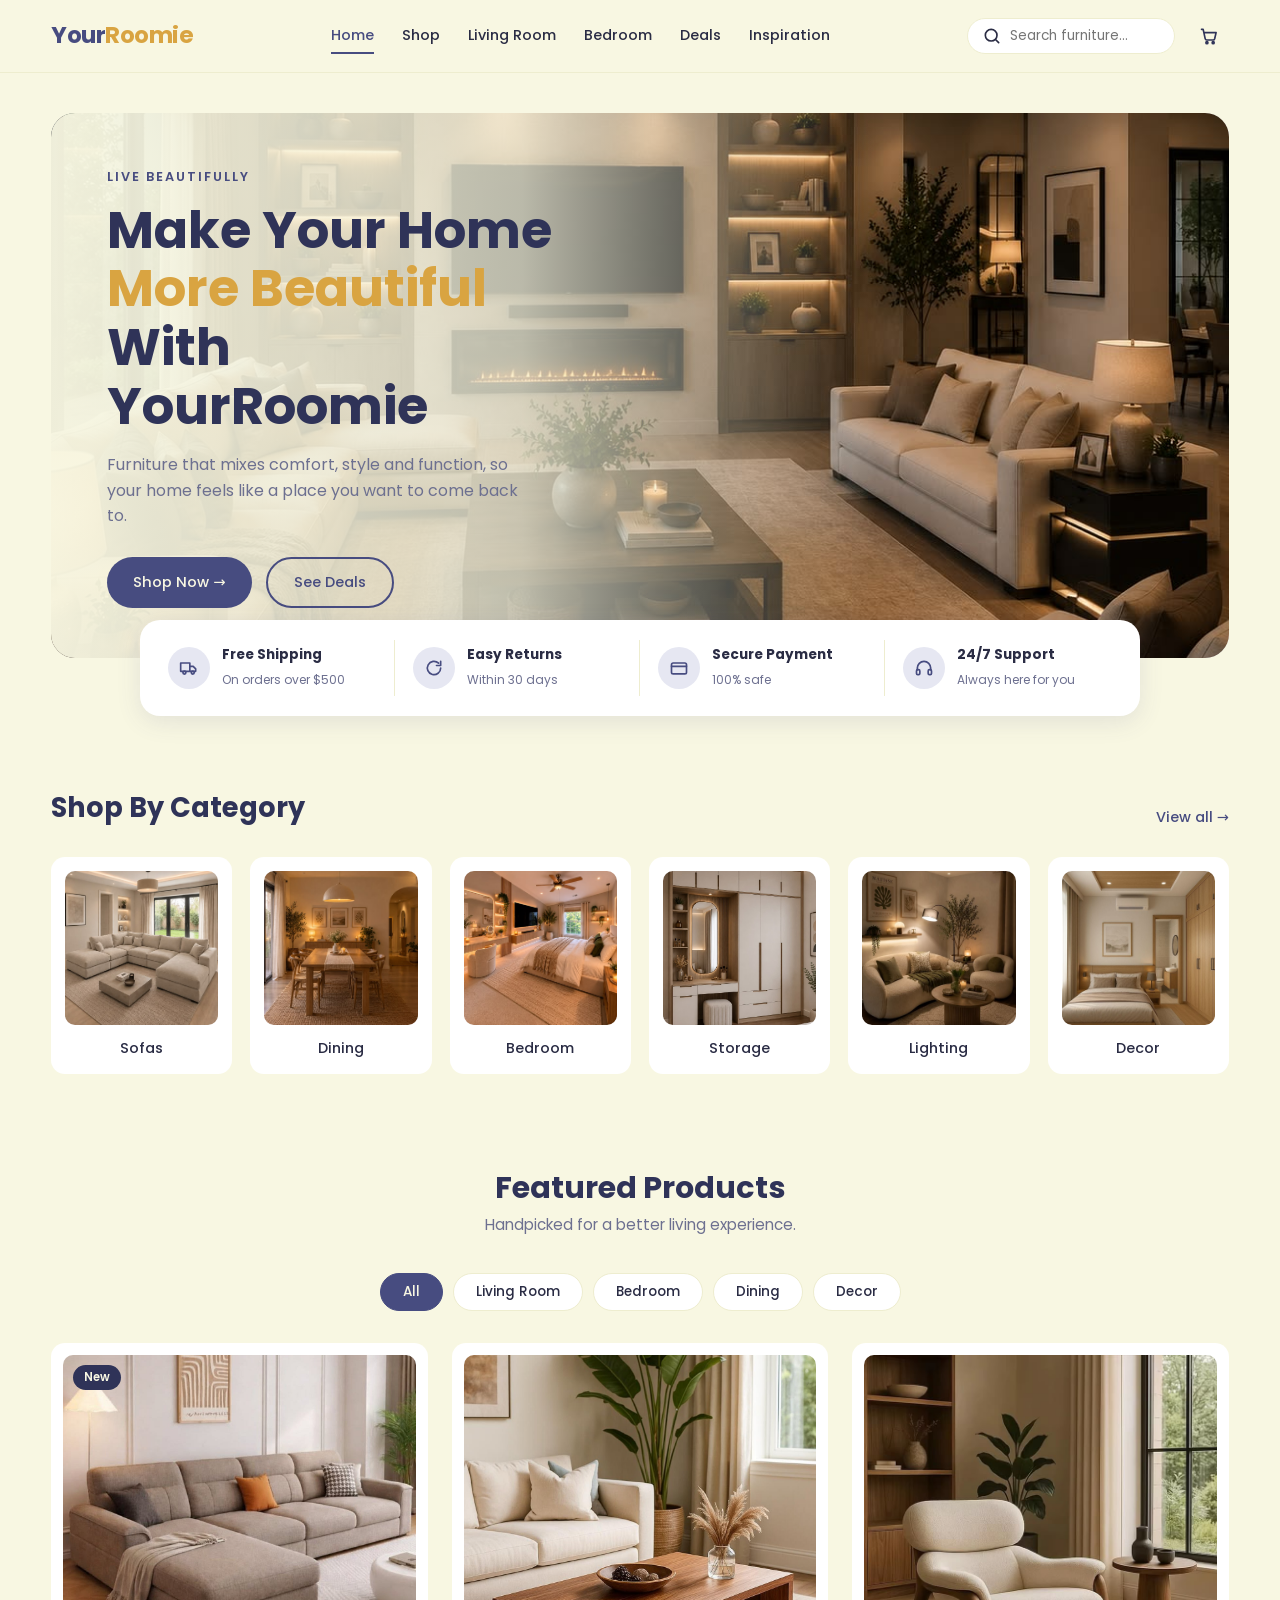
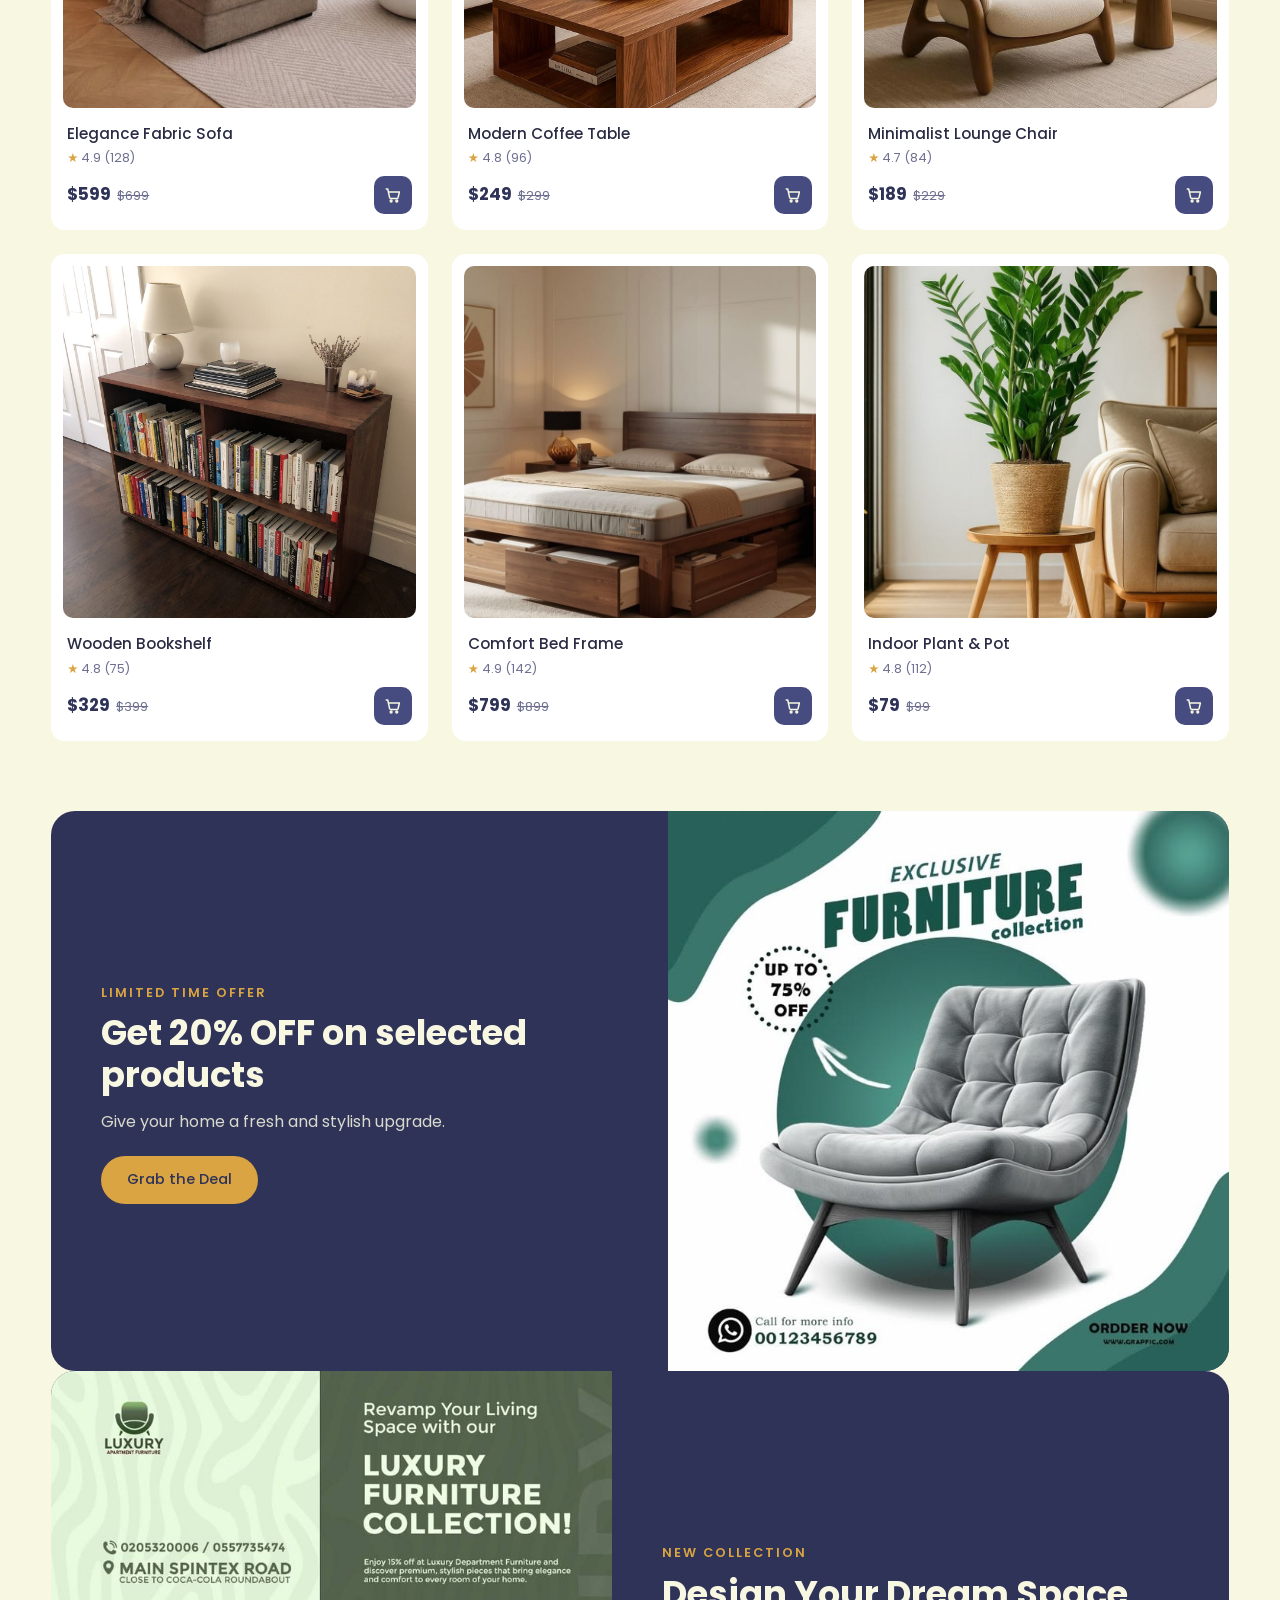
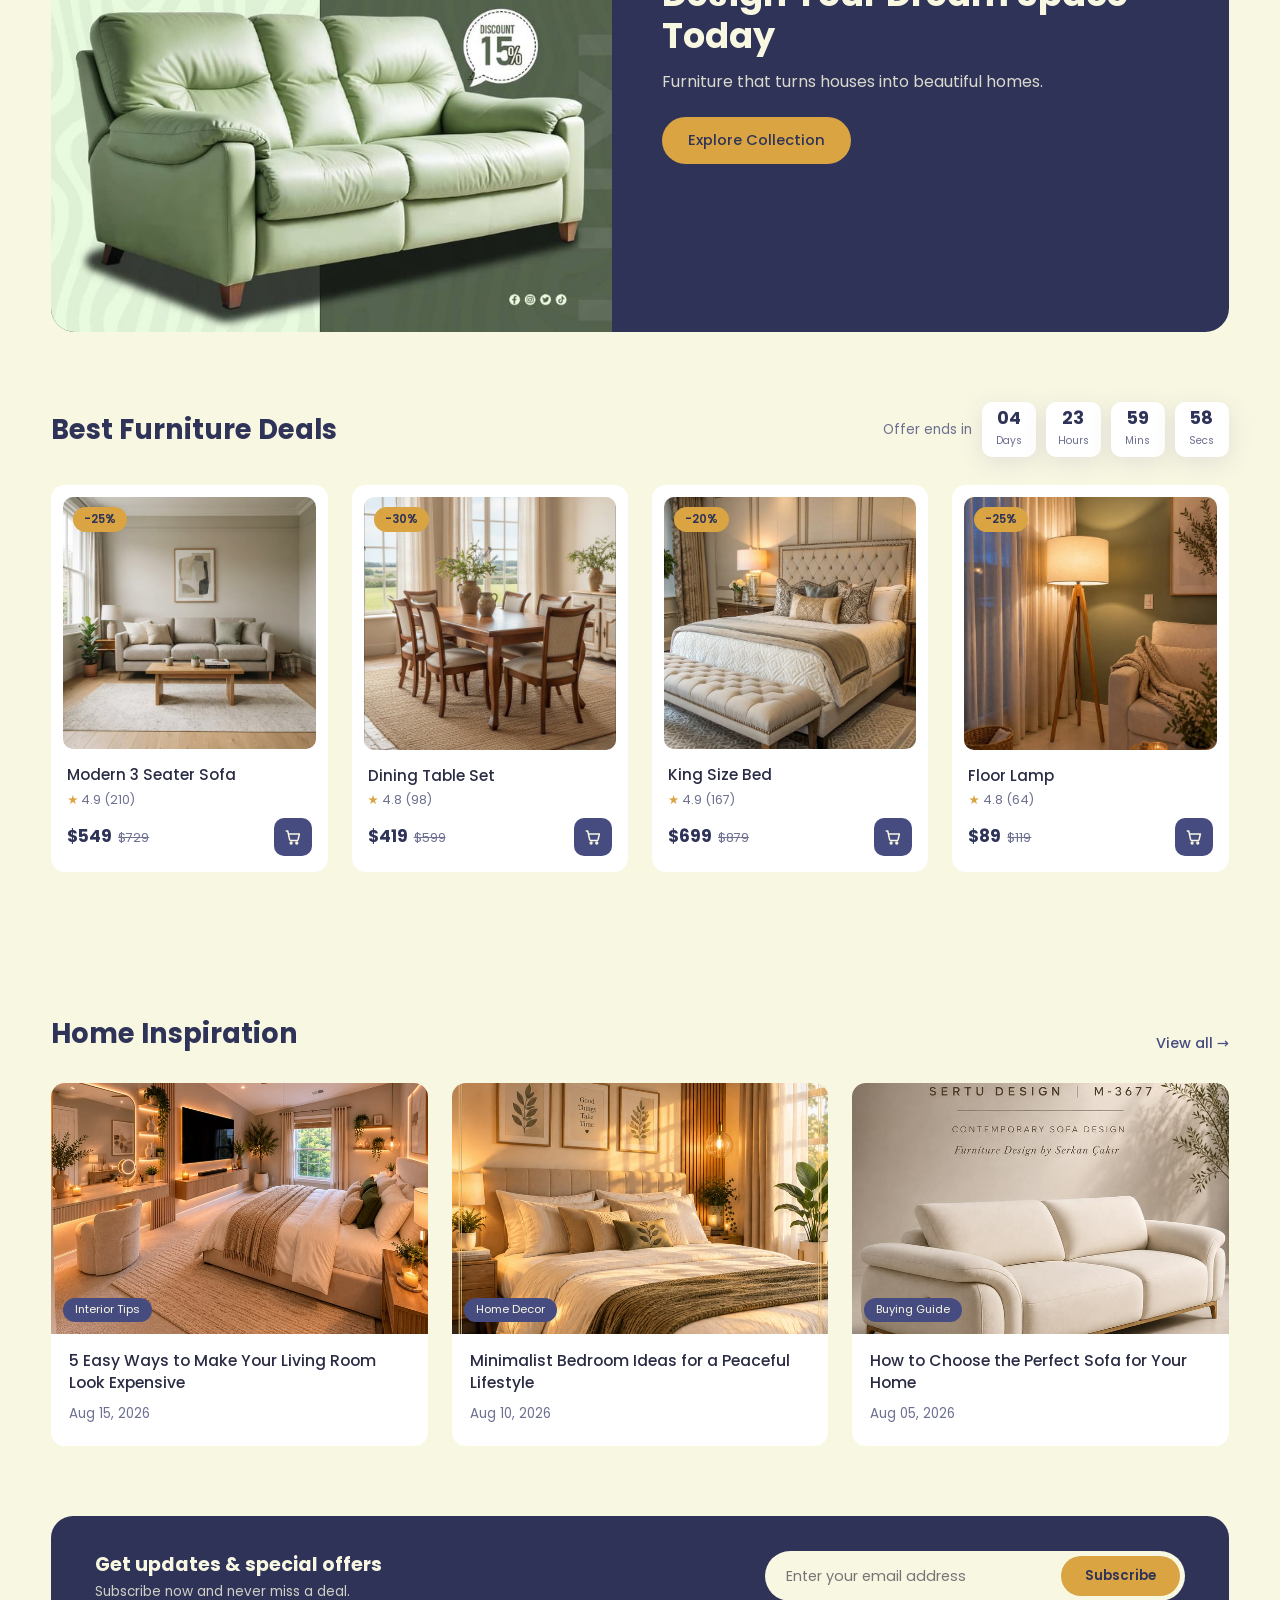
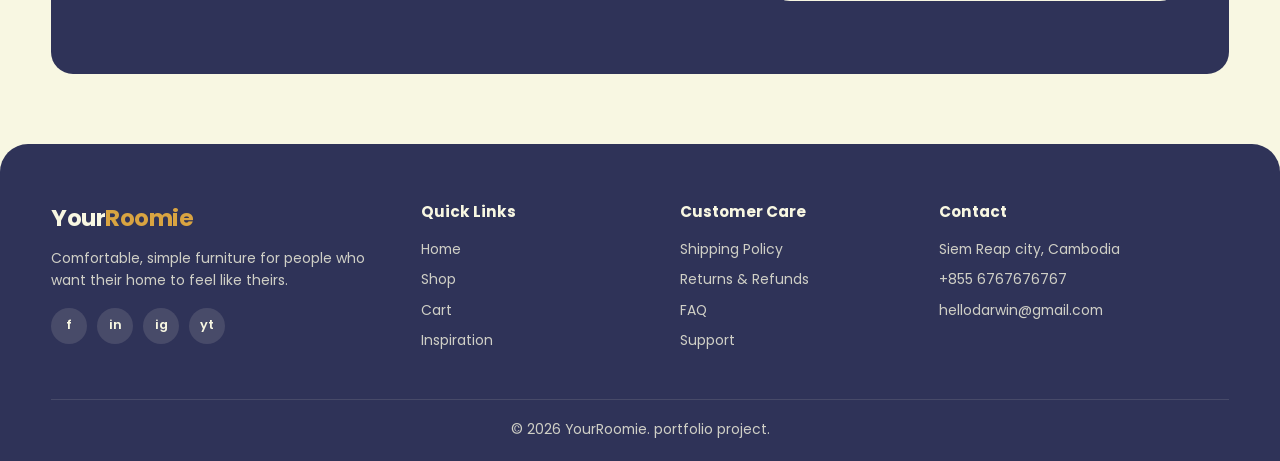
<file: index.html>
<!DOCTYPE html>
<html lang="en">
<head>
  <meta charset="UTF-8">
  <meta name="viewport" content="width=device-width, initial-scale=1.0">
  <title>YourRoomie | Make Your Home More Beautiful</title>
  <meta name="description" content="YourRoomie - comfortable, simple furniture for your home.">
  <link rel="preconnect" href="https://fonts.googleapis.com">
  <link rel="preconnect" href="https://fonts.gstatic.com" crossorigin>
  <link href="https://fonts.googleapis.com/css2?family=Poppins:wght@400;500;600;700&display=swap" rel="stylesheet">
  <link rel="stylesheet" href="css/style.css">
</head>
<body data-page="home">

  <header class="site-header" id="site-header"></header>

  <main>
    <!-- Hero -->
    <section class="hero" id="home">
      <div class="container">
        <div class="hero-wrap">
          <img src="assets/images/hero.jpg" alt="Bright living room with a sofa and plants">
          <div class="hero-text">
            <span class="eyebrow">Live beautifully</span>
            <h1>Make Your Home <em>More Beautiful</em> With YourRoomie</h1>
            <p>Furniture that mixes comfort, style and function, so your home feels like a place you want to come back to.</p>
            <div class="hero-btns">
              <a href="shop.html" class="btn btn-primary">Shop Now &rarr;</a>
              <a href="#deals" class="btn btn-outline">See Deals</a>
            </div>
          </div>
        </div>
        <div class="perks">
          <div class="perk"><span class="ic" id="ic1"></span><div><strong>Free Shipping</strong><small>On orders over $500</small></div></div>
          <div class="perk"><span class="ic" id="ic2"></span><div><strong>Easy Returns</strong><small>Within 30 days</small></div></div>
          <div class="perk"><span class="ic" id="ic3"></span><div><strong>Secure Payment</strong><small>100% safe</small></div></div>
          <div class="perk"><span class="ic" id="ic4"></span><div><strong>24/7 Support</strong><small>Always here for you</small></div></div>
        </div>
      </div>
    </section>

    <!-- Categories -->
    <section class="section reveal">
      <div class="container">
        <div class="row-head"><h2>Shop By Category</h2><a href="shop.html">View all &rarr;</a></div>
        <div class="cat-grid">
          <a class="cat-card" href="shop.html?q=sofa"><img src="assets/images/cat-sofas.jpg" alt="Sofas"><span>Sofas</span></a>
          <a class="cat-card" href="shop.html?cat=Dining"><img src="assets/images/cat-dining.jpg" alt="Dining"><span>Dining</span></a>
          <a class="cat-card" href="shop.html?cat=Bedroom"><img src="assets/images/cat-bedroom.jpg" alt="Bedroom"><span>Bedroom</span></a>
          <a class="cat-card" href="shop.html?q=storage"><img src="assets/images/cat-storage.jpg" alt="Storage"><span>Storage</span></a>
          <a class="cat-card" href="shop.html?q=lamp"><img src="assets/images/cat-lighting.jpg" alt="Lighting"><span>Lighting</span></a>
          <a class="cat-card" href="shop.html?cat=Decor"><img src="assets/images/cat-decor.jpg" alt="Decor"><span>Decor</span></a>
        </div>
      </div>
    </section>

    <!-- Featured -->
    <section class="section reveal" id="featured" style="padding-top:20px">
      <div class="container">
        <div class="section-head">
          <h2>Featured Products</h2>
          <p>Handpicked for a better living experience.</p>
        </div>
        <div class="tabs" id="featuredTabs">
          <button class="tab active" data-cat="All">All</button>
          <button class="tab" data-cat="Living Room">Living Room</button>
          <button class="tab" data-cat="Bedroom">Bedroom</button>
          <button class="tab" data-cat="Dining">Dining</button>
          <button class="tab" data-cat="Decor">Decor</button>
        </div>
        <div class="product-grid" id="featuredGrid"></div>
      </div>
    </section>

    <!-- Offer banner -->
    <section class="reveal">
      <div class="container">
        <div class="promo">
          <div class="promo-text">
            <span class="eyebrow">Limited time offer</span>
            <h2>Get 20% OFF on selected products</h2>
            <p>Give your home a fresh and stylish upgrade.</p>
            <a href="shop.html" class="btn btn-accent">Grab the Deal</a>
          </div>
          <div class="promo-img"><img src="assets/images/banner-offer.jpg" alt="Yellow armchair"></div>
        </div>
      </div>
    </section>

    <!-- Why choose us -->
    <!-- <section class="section reveal">
      <div class="container">
        <div class="section-head">
          <h2>Why Choose YourRoomie</h2>
          <p>More than furniture. We help you live better.</p>
        </div>
        <div class="why-grid">
          <div class="why-card"><div class="ic" id="w1"></div><h3>Premium Quality</h3><p>Built to last with solid, carefully chosen materials.</p></div>
          <div class="why-card"><div class="ic" id="w2"></div><h3>Modern Designs</h3><p>Trendy styles that fit every kind of space.</p></div>
          <div class="why-card"><div class="ic" id="w3"></div><h3>Affordable Price</h3><p>Good-looking furniture that respects your budget.</p></div>
          <div class="why-card"><div class="ic" id="w4"></div><h3>Customer First</h3><p>Your happiness is our priority, always.</p></div>
        </div>
      </div>
    </section> -->

    <!-- Design banner -->
    <section class="reveal">
      <div class="container">
        <div class="promo reverse">
          <div class="promo-img"><img src="assets/images/banner-design.jpg" alt="Dining room"></div>
          <div class="promo-text">
            <span class="eyebrow">New collection</span>
            <h2>Design Your Dream Space Today</h2>
            <p>Furniture that turns houses into beautiful homes.</p>
            <a href="shop.html" class="btn btn-accent">Explore Collection</a>
          </div>
        </div>
      </div>
    </section>

    <!-- Deals -->
    <section class="section reveal" id="deals">
      <div class="container">
        <div class="deal-head">
          <h2>Best Furniture Deals</h2>
          <div class="countdown">
            Offer ends in
            <div class="time-box"><b id="cd-d">00</b><small>Days</small></div>
            <div class="time-box"><b id="cd-h">00</b><small>Hours</small></div>
            <div class="time-box"><b id="cd-m">00</b><small>Mins</small></div>
            <div class="time-box"><b id="cd-s">00</b><small>Secs</small></div>
          </div>
        </div>
        <div class="product-grid four" id="dealsGrid"></div>
      </div>
    </section>

    <!-- Testimonials -->
    <!-- <section class="reveal">
      <div class="container">
        <div class="testimonials">
          <div class="section-head" style="margin-bottom:0">
            <h2>What Our Customers Say</h2>
            <p>Trusted by happy homeowners.</p>
          </div>
          <div class="t-slider" id="tSliderWrap">
            <button class="t-nav prev" id="tPrev" aria-label="Previous">&#8249;</button>
            <div id="tSlider"></div>
            <button class="t-nav next" id="tNext" aria-label="Next">&#8250;</button>
          </div>
        </div>
      </div>
    </section> -->

    <!-- Inspiration -->
    <section class="section reveal" id="inspiration">
      <div class="container">
        <div class="row-head"><h2>Home Inspiration</h2><a href="#">View all &rarr;</a></div>
        <div class="blog-grid" id="blogGrid"></div>
      </div>
    </section>

    <!-- Newsletter -->
    <section class="reveal">
      <div class="container">
        <div class="newsletter">
          <div>
            <h3>Get updates &amp; special offers</h3>
            <p>Subscribe now and never miss a deal.</p>
          </div>
          <form class="news-form" id="newsForm" novalidate>
            <input type="email" id="newsEmail" placeholder="Enter your email address" aria-label="Email">
            <button type="submit">Subscribe</button>
          </form>
          <p class="form-msg" id="newsMsg"></p>
        </div>
      </div>
    </section>
  </main>

  <footer class="site-footer" id="site-footer"></footer>

  <script src="js/data.js"></script>
  <script src="js/main.js"></script>
  <script>
    // small icons for the perks bar and the "why choose us" cards
    const put = (id, name) => { document.getElementById(id).innerHTML = icons[name]; };
    put("ic1", "truck"); put("ic2", "refresh"); put("ic3", "card"); put("ic4", "support");
    put("w1", "star"); put("w2", "sofa"); put("w3", "tag"); put("w4", "heart");
  </script>
</body>
</html>
</file>
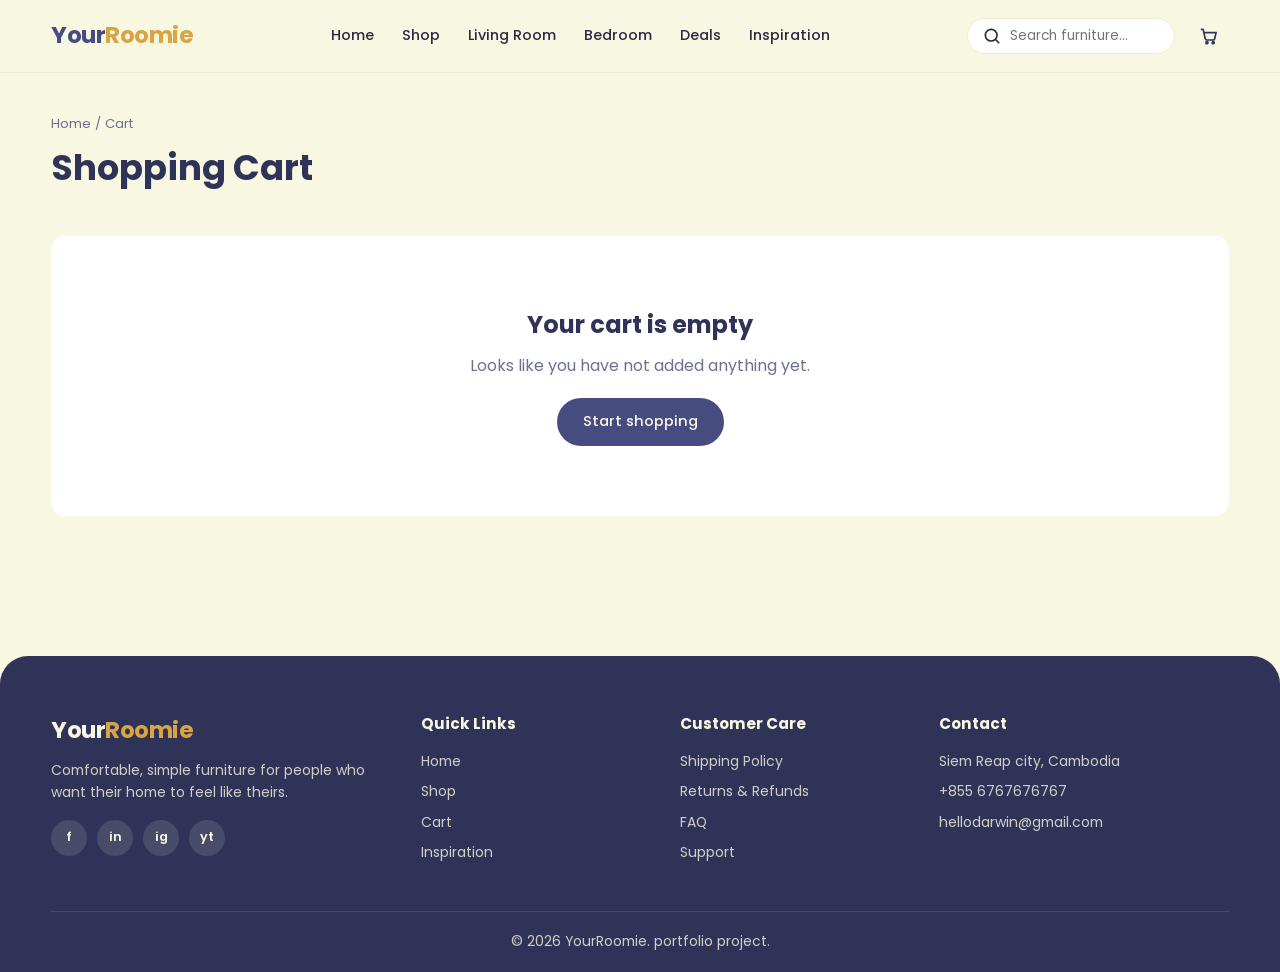
<file: cart.html>
<!DOCTYPE html>
<html lang="en">
<head>
  <meta charset="UTF-8">
  <meta name="viewport" content="width=device-width, initial-scale=1.0">
  <title>Your Cart | YourRoomie</title>
  <link rel="preconnect" href="https://fonts.googleapis.com">
  <link rel="preconnect" href="https://fonts.gstatic.com" crossorigin>
  <link href="https://fonts.googleapis.com/css2?family=Poppins:wght@400;500;600;700&display=swap" rel="stylesheet">
  <link rel="stylesheet" href="css/style.css">
</head>
<body data-page="cart">

  <header class="site-header" id="site-header"></header>

  <main>
    <section class="page-banner">
      <div class="container">
        <p class="crumbs"><a href="index.html">Home</a> / Cart</p>
        <h1>Shopping Cart</h1>
      </div>
    </section>

    <section class="section" style="padding-top:30px">
      <div class="container">
        <div id="cartWrap"></div>
      </div>
    </section>
  </main>

  <footer class="site-footer" id="site-footer"></footer>

  <script src="js/data.js"></script>
  <script src="js/main.js"></script>
</body>
</html>
</file>
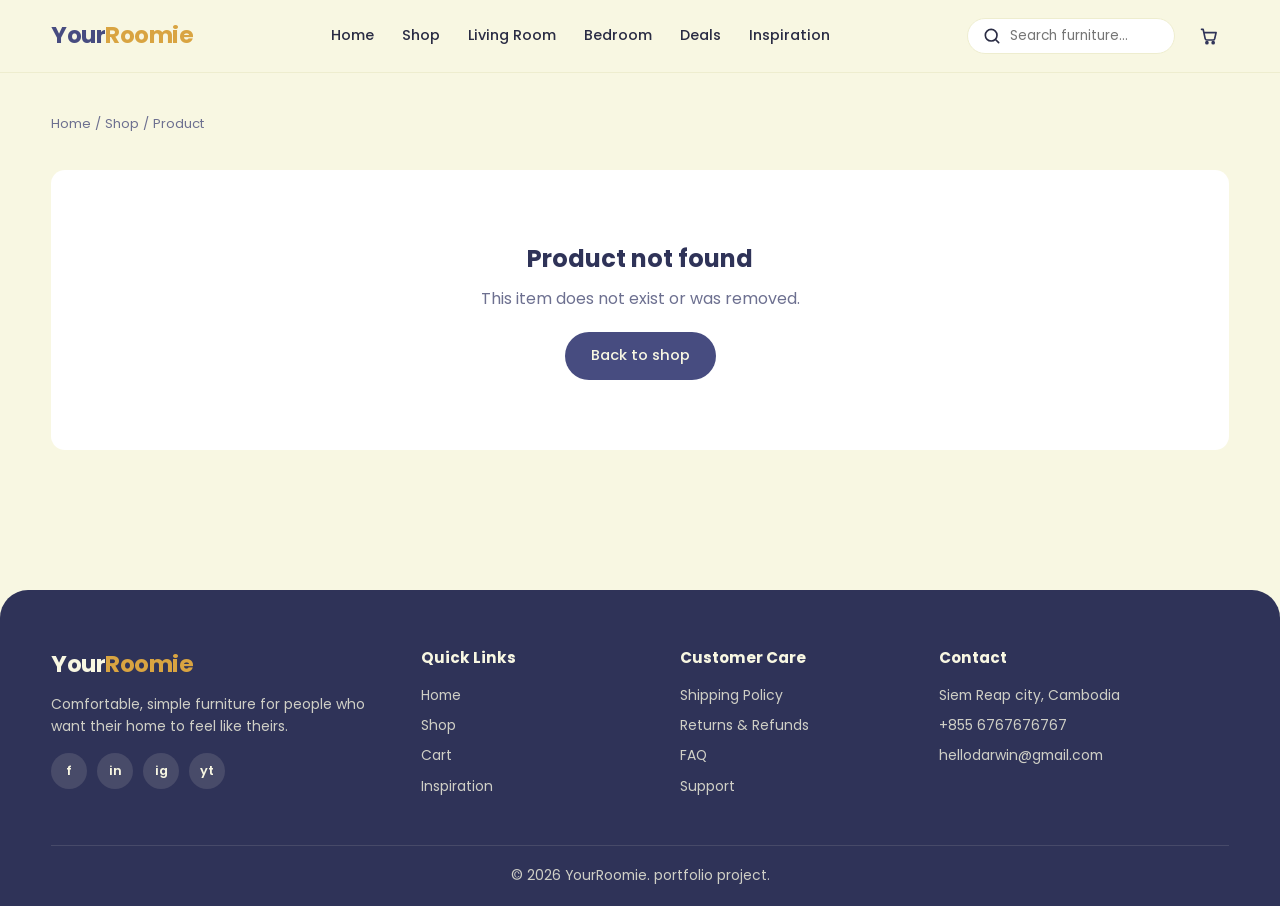
<file: product.html>
<!DOCTYPE html>
<html lang="en">
<head>
  <meta charset="UTF-8">
  <meta name="viewport" content="width=device-width, initial-scale=1.0">
  <title>Product | YourRoomie</title>
  <link rel="preconnect" href="https://fonts.googleapis.com">
  <link rel="preconnect" href="https://fonts.gstatic.com" crossorigin>
  <link href="https://fonts.googleapis.com/css2?family=Poppins:wght@400;500;600;700&display=swap" rel="stylesheet">
  <link rel="stylesheet" href="css/style.css">
</head>
<body data-page="product">

  <header class="site-header" id="site-header"></header>

  <main>
    <section class="page-banner">
      <div class="container">
        <p class="crumbs"><a href="index.html">Home</a> / <a href="shop.html">Shop</a> / <span id="crumbName">Product</span></p>
      </div>
    </section>

    <section class="section" style="padding-top:20px">
      <div class="container">
        <div class="detail" id="productDetail"></div>

        <div class="related" id="relatedSection">
          <div class="row-head"><h2>You may also like</h2><a href="shop.html">View all &rarr;</a></div>
          <div class="product-grid four" id="relatedGrid"></div>
        </div>
      </div>
    </section>
  </main>

  <footer class="site-footer" id="site-footer"></footer>

  <script src="js/data.js"></script>
  <script src="js/main.js"></script>
</body>
</html>
</file>
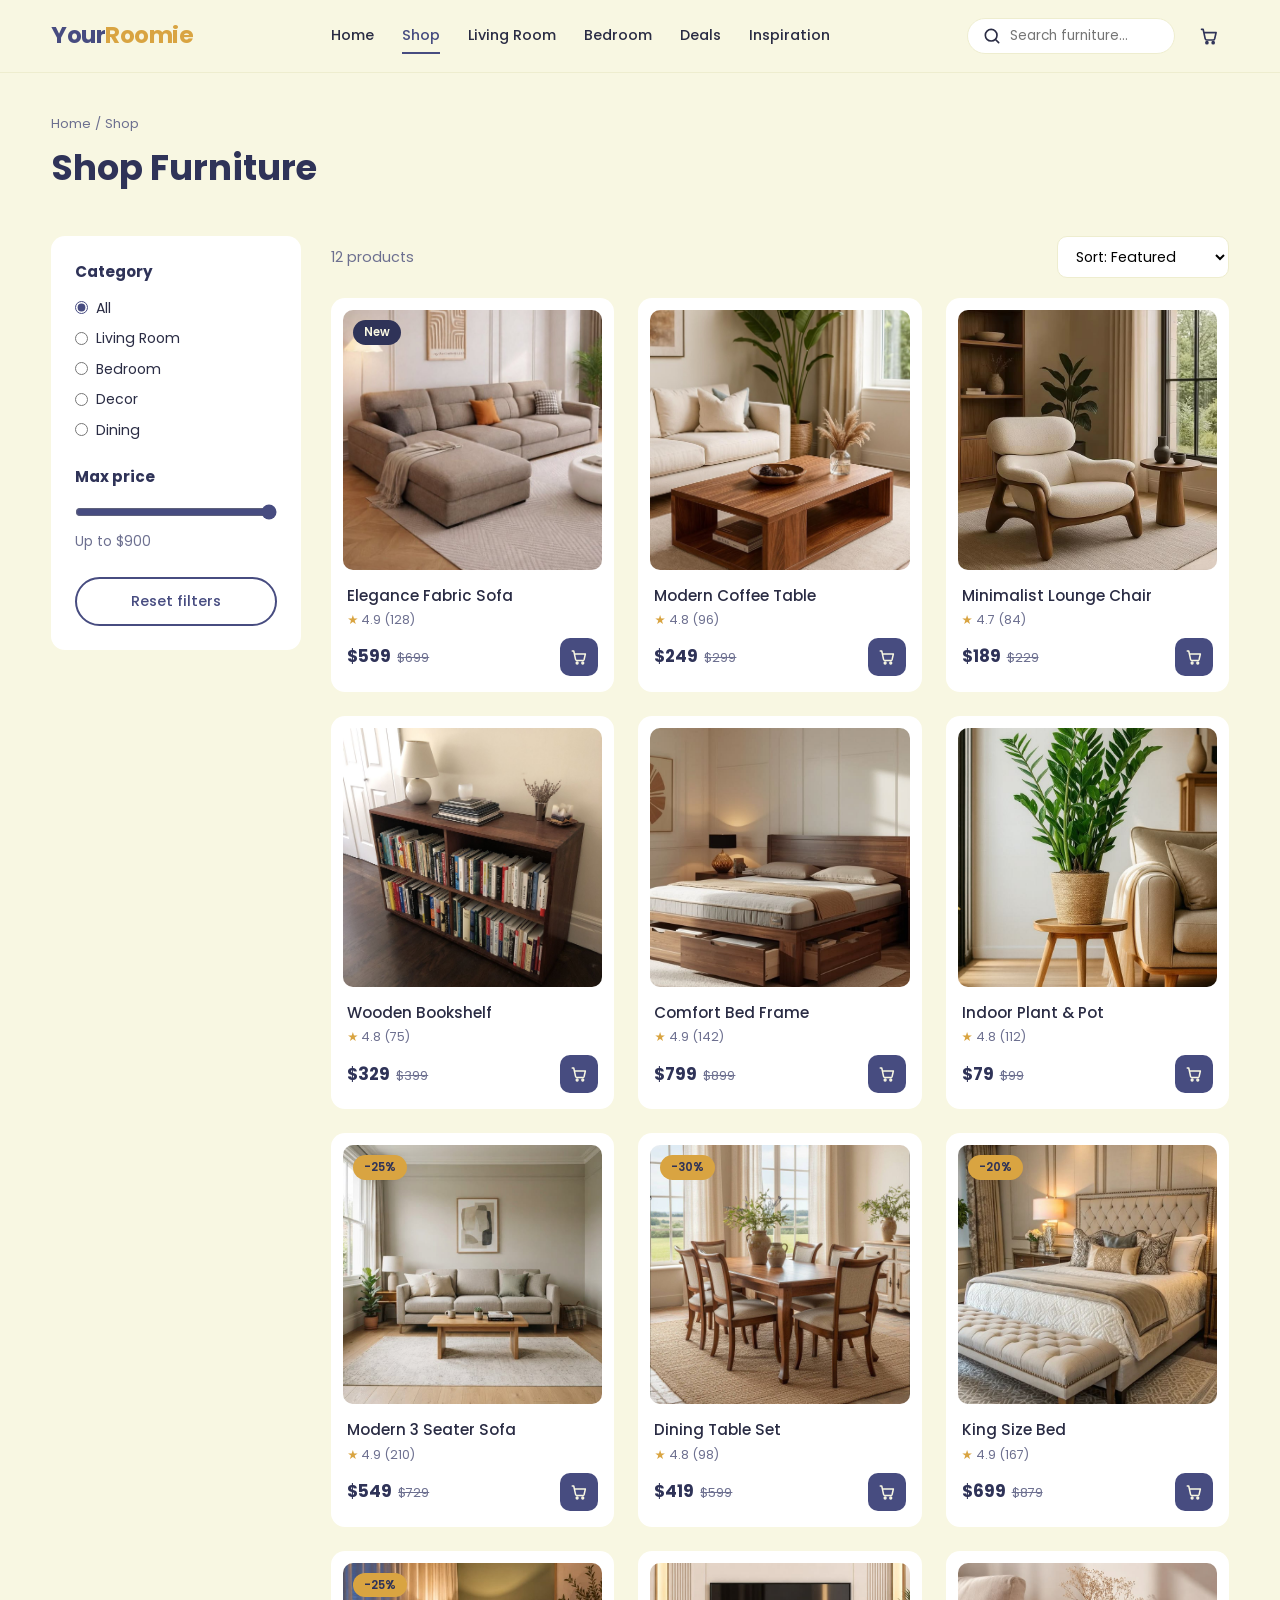
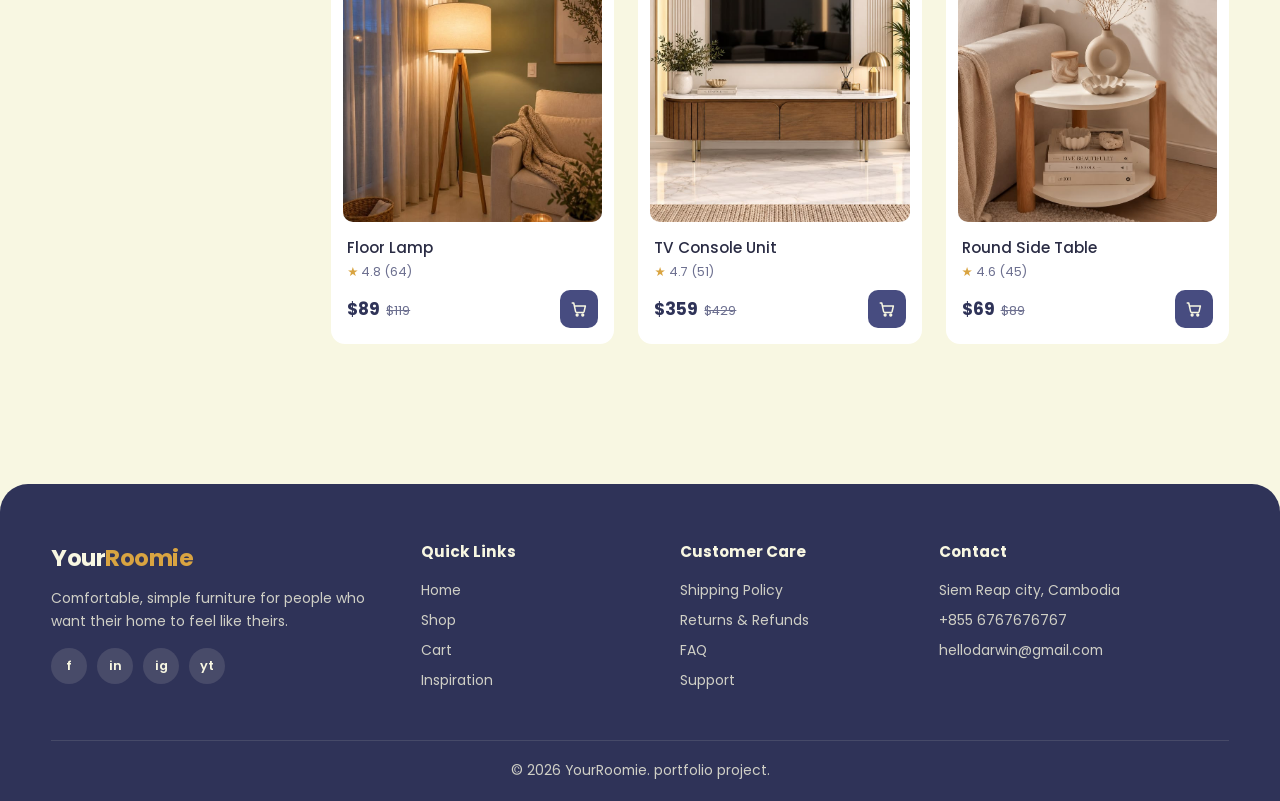
<file: shop.html>
<!DOCTYPE html>
<html lang="en">
<head>
  <meta charset="UTF-8">
  <meta name="viewport" content="width=device-width, initial-scale=1.0">
  <title>Shop | YourRoomie</title>
  <link rel="preconnect" href="https://fonts.googleapis.com">
  <link rel="preconnect" href="https://fonts.gstatic.com" crossorigin>
  <link href="https://fonts.googleapis.com/css2?family=Poppins:wght@400;500;600;700&display=swap" rel="stylesheet">
  <link rel="stylesheet" href="css/style.css">
</head>
<body data-page="shop">

  <header class="site-header" id="site-header"></header>

  <main>
    <section class="page-banner">
      <div class="container">
        <p class="crumbs"><a href="index.html">Home</a> / Shop</p>
        <h1>Shop Furniture</h1>
      </div>
    </section>

    <section class="section" style="padding-top:30px">
      <div class="container shop-layout">

        <aside class="sidebar" id="sidebar">
          <div class="filter-block">
            <h4>Category</h4>
            <div id="catFilters"></div>
          </div>
          <div class="filter-block">
            <h4>Max price</h4>
            <input type="range" id="priceRange" min="50" max="900" step="10" value="900">
            <p class="price-label" id="priceLabel">Up to $900</p>
          </div>
          <button class="btn btn-outline btn-block" id="resetFilters">Reset filters</button>
        </aside>

        <div>
          <div class="shop-top">
            <p id="resultCount"></p>
            <div style="display:flex;gap:10px;flex-wrap:wrap">
              <button class="btn btn-outline filter-toggle" id="filterToggle">Filters</button>
              <select id="sortSelect" aria-label="Sort products">
                <option value="default">Sort: Featured</option>
                <option value="low">Price: Low to High</option>
                <option value="high">Price: High to Low</option>
                <option value="rating">Top Rated</option>
              </select>
            </div>
          </div>
          <div class="product-grid" id="shopGrid"></div>
        </div>

      </div>
    </section>
  </main>

  <footer class="site-footer" id="site-footer"></footer>

  <script src="js/data.js"></script>
  <script src="js/main.js"></script>
</body>
</html>
</file>
<file: css/style.css>
/* YourRoomie - main stylesheet */

:root {
  --primary: #474c80;        /* East Bay */
  --primary-dark: #2f3358;
  --primary-soft: #e6e7f2;
  --cream: #f8f7e2;          /* Rum Swizzle */
  --cream-dark: #eeedcf;
  --accent: #d9a441;
  --text: #2a2c44;
  --muted: #6d7090;
  --white: #ffffff;
  --radius: 14px;
  --shadow: 0 6px 24px rgba(71, 76, 128, 0.12);
  --shadow-hover: 0 10px 30px rgba(71, 76, 128, 0.2);
  --container: 1180px;
}

* { margin: 0; padding: 0; box-sizing: border-box; }

html { scroll-behavior: smooth; }

/* Keep anchored sections visible below the sticky header. */
section[id] { scroll-margin-top: 88px; }

body {
  font-family: 'Poppins', system-ui, sans-serif;
  background: var(--cream);
  color: var(--text);
  line-height: 1.6;
}

img { max-width: 100%; display: block; }
a { color: inherit; text-decoration: none; }
ul { list-style: none; }
button { font-family: inherit; cursor: pointer; border: none; background: none; }
input, select { font-family: inherit; }

.container { width: min(var(--container), 92%); margin: 0 auto; }
.section { padding: 70px 0; }

.section-head { text-align: center; margin-bottom: 36px; }
.section-head h2 { font-size: 1.9rem; color: var(--primary-dark); }
.section-head p { color: var(--muted); font-size: 0.95rem; }

.row-head {
  display: flex; justify-content: space-between; align-items: end;
  margin-bottom: 28px; gap: 16px; flex-wrap: wrap;
}
.row-head h2 { font-size: 1.7rem; color: var(--primary-dark); }
.row-head a { color: var(--primary); font-weight: 500; font-size: 0.9rem; }
.row-head a:hover { text-decoration: underline; }

/* ---------- buttons ---------- */
.btn {
  display: inline-flex; align-items: center; gap: 8px;
  padding: 12px 26px; border-radius: 50px;
  font-weight: 500; font-size: 0.92rem;
  transition: transform .2s, background .2s, box-shadow .2s;
}
.btn-primary { background: var(--primary); color: var(--cream); }
.btn-primary:hover { background: var(--primary-dark); transform: translateY(-2px); box-shadow: var(--shadow); }
.btn-outline { border: 2px solid var(--primary); color: var(--primary); }
.btn-outline:hover { background: var(--primary); color: var(--cream); }
.btn-light { background: var(--cream); color: var(--primary-dark); }
.btn-light:hover { transform: translateY(-2px); box-shadow: var(--shadow); }
.btn-block { width: 100%; justify-content: center; }

/* ---------- header ---------- */
.site-header {
  position: sticky; top: 0; z-index: 50;
  background: rgba(248, 247, 226, 0.94);
  backdrop-filter: blur(8px);
  border-bottom: 1px solid var(--cream-dark);
}
.nav { display: flex; align-items: center; justify-content: space-between; height: 72px; gap: 20px; }
.logo { font-size: 1.45rem; font-weight: 700; color: var(--primary); letter-spacing: -0.5px; }
.logo span { color: var(--accent); }

.nav-links { display: flex; gap: 28px; }
.nav-links a { font-size: 0.9rem; font-weight: 500; color: var(--text); padding: 6px 0; position: relative; }
.nav-links a::after {
  content: ''; position: absolute; left: 0; bottom: 0; width: 0; height: 2px;
  background: var(--primary); transition: width .25s;
}
.nav-links a:hover::after, .nav-links a.active::after { width: 100%; }
.nav-links a.active { color: var(--primary); }

.nav-actions { display: flex; align-items: center; gap: 14px; }
.search-box {
  display: flex; align-items: center; gap: 8px;
  background: var(--white); border: 1px solid var(--cream-dark);
  border-radius: 50px; padding: 7px 14px;
}
.search-box input { border: none; outline: none; background: none; font-size: 0.85rem; width: 150px; }
.icon-btn {
  position: relative; width: 40px; height: 40px; border-radius: 50%;
  display: grid; place-items: center; color: var(--primary-dark);
  transition: background .2s;
}
.icon-btn:hover { background: var(--primary-soft); }
.icon-btn svg, .search-box svg { width: 20px; height: 20px; }
.cart-count {
  position: absolute; top: 0; right: 0;
  min-width: 18px; height: 18px; padding: 0 5px;
  border-radius: 50px; background: var(--accent); color: var(--primary-dark);
  font-size: 0.7rem; font-weight: 600; display: grid; place-items: center;
}
.menu-toggle { display: none; }

/* ---------- hero ---------- */
.hero { padding: 40px 0 0; }
.hero-wrap {
  position: relative; border-radius: 24px; overflow: hidden;
  min-height: 520px; display: flex; align-items: center;
  background: var(--primary-soft);
}
.hero-wrap > img { position: absolute; inset: 0; width: 100%; height: 100%; object-fit: cover; }
.hero-wrap::after {
  content: ''; position: absolute; inset: 0;
  background: linear-gradient(90deg, rgba(248,247,226,.96) 0%, rgba(248,247,226,.75) 40%, rgba(248,247,226,0) 70%);
}
.hero-text { position: relative; z-index: 2; padding: 50px 56px; max-width: 560px; }
.eyebrow { font-size: 0.8rem; letter-spacing: 2px; text-transform: uppercase; color: var(--primary); font-weight: 600; }
.hero-text h1 { font-size: 3.2rem; line-height: 1.15; margin: 12px 0 16px; color: var(--primary-dark); }
.hero-text h1 em { font-style: normal; color: var(--accent); }
.hero-text p { color: var(--muted); margin-bottom: 28px; max-width: 420px; }
.hero-btns { display: flex; gap: 14px; flex-wrap: wrap; }

.perks {
  position: relative; z-index: 5; margin: -38px auto 0;
  width: min(1000px, 92%);
  background: var(--white); border-radius: 20px; box-shadow: var(--shadow);
  display: grid; grid-template-columns: repeat(4, 1fr); padding: 20px 10px;
}
.perk { display: flex; align-items: center; gap: 12px; padding: 4px 18px; border-right: 1px solid var(--cream-dark); }
.perk:last-child { border-right: none; }
.perk .ic {
  width: 42px; height: 42px; border-radius: 50%; flex-shrink: 0;
  background: var(--primary-soft); color: var(--primary); display: grid; place-items: center;
}
.perk .ic svg { width: 20px; height: 20px; }
.perk strong { display: block; font-size: 0.85rem; }
.perk small { color: var(--muted); font-size: 0.75rem; }

/* ---------- categories ---------- */
.cat-grid { display: grid; grid-template-columns: repeat(6, 1fr); gap: 18px; }
.cat-card {
  background: var(--white); border-radius: var(--radius); padding: 14px;
  text-align: center; transition: transform .25s, box-shadow .25s;
}
.cat-card:hover { transform: translateY(-5px); box-shadow: var(--shadow-hover); }
.cat-card img { border-radius: 10px; aspect-ratio: 1; object-fit: cover; margin-bottom: 10px; }
.cat-card span { font-weight: 500; font-size: 0.9rem; }

/* ---------- filter tabs ---------- */
.tabs { display: flex; justify-content: center; gap: 10px; flex-wrap: wrap; margin-bottom: 32px; }
.tab {
  padding: 8px 22px; border-radius: 50px; font-size: 0.85rem; font-weight: 500;
  background: var(--white); color: var(--text); border: 1px solid var(--cream-dark);
  transition: all .2s;
}
.tab:hover { border-color: var(--primary); }
.tab.active { background: var(--primary); color: var(--cream); border-color: var(--primary); }

/* ---------- product cards ---------- */
.product-grid { display: grid; grid-template-columns: repeat(3, 1fr); gap: 24px; }
.product-grid.four { grid-template-columns: repeat(4, 1fr); }

.product-card {
  background: var(--white); border-radius: var(--radius); padding: 12px;
  position: relative; transition: transform .25s, box-shadow .25s;
  display: flex; flex-direction: column;
}
.product-card:hover { transform: translateY(-5px); box-shadow: var(--shadow-hover); }
.product-card .thumb { display: block; border-radius: 10px; overflow: hidden; aspect-ratio: 1; background: var(--primary-soft); }
.product-card .thumb img { width: 100%; height: 100%; object-fit: cover; transition: transform .4s; }
.product-card:hover .thumb img { transform: scale(1.06); }
.badge {
  position: absolute; top: 22px; left: 22px; z-index: 2;
  background: var(--primary-dark); color: var(--cream);
  font-size: 0.72rem; font-weight: 600; padding: 3px 11px; border-radius: 50px;
}
.badge.sale { background: var(--accent); color: var(--primary-dark); }
.product-info { padding: 14px 4px 4px; display: flex; flex-direction: column; flex: 1; }
.product-info h3 { font-size: 0.95rem; font-weight: 500; }
.product-info h3 a:hover { color: var(--primary); }
.rating { font-size: 0.78rem; color: var(--muted); margin: 2px 0 8px; }
.rating .star { color: var(--accent); }
.price-row { display: flex; align-items: center; justify-content: space-between; margin-top: auto; }
.price { font-weight: 700; font-size: 1.05rem; color: var(--primary-dark); }
.price del { font-weight: 400; font-size: 0.8rem; color: var(--muted); margin-left: 6px; }
.add-btn {
  width: 38px; height: 38px; border-radius: 10px; background: var(--primary); color: var(--cream);
  display: grid; place-items: center; transition: background .2s, transform .2s;
}
.add-btn:hover { background: var(--accent); color: var(--primary-dark); transform: scale(1.08); }
.add-btn svg { width: 18px; height: 18px; }

/* ---------- promo banners ---------- */
.promo {
  position: relative; border-radius: 24px; overflow: hidden;
  background: var(--primary-dark); color: var(--cream);
  display: grid; grid-template-columns: 1.1fr 1fr; align-items: center; min-height: 280px;
}
.promo-text { padding: 44px 50px; }
.promo-text .eyebrow { color: var(--accent); }
.promo-text h2 { font-size: 2.2rem; line-height: 1.2; margin: 8px 0 12px; }
.promo-text p { opacity: .85; margin-bottom: 22px; }
.promo-img { height: 100%; min-height: 280px; }
.promo-img img { width: 100%; height: 100%; object-fit: cover; }
.promo.reverse { grid-template-columns: 1fr 1.1fr; }
.promo.reverse .promo-img { order: -1; }
.btn-accent { background: var(--accent); color: var(--primary-dark); }
.btn-accent:hover { transform: translateY(-2px); box-shadow: 0 8px 20px rgba(0,0,0,.25); }

/* ---------- why choose ---------- */
.why-grid { display: grid; grid-template-columns: repeat(4, 1fr); gap: 22px; }
.why-card { background: var(--white); border-radius: var(--radius); padding: 28px 20px; text-align: center; box-shadow: var(--shadow); }
.why-card .ic {
  width: 56px; height: 56px; margin: 0 auto 14px; border-radius: 50%;
  background: var(--primary-soft); color: var(--primary); display: grid; place-items: center;
}
.why-card .ic svg { width: 26px; height: 26px; }
.why-card h3 { font-size: 1rem; margin-bottom: 4px; }
.why-card p { font-size: 0.85rem; color: var(--muted); }

/* ---------- countdown ---------- */
.deal-head { display: flex; justify-content: space-between; align-items: center; margin-bottom: 28px; flex-wrap: wrap; gap: 16px; }
.deal-head h2 { font-size: 1.7rem; color: var(--primary-dark); }
.countdown { display: flex; align-items: center; gap: 10px; font-size: 0.85rem; color: var(--muted); }
.time-box { background: var(--white); border-radius: 10px; padding: 6px 12px; text-align: center; min-width: 54px; box-shadow: var(--shadow); }
.time-box b { display: block; font-size: 1.1rem; color: var(--primary-dark); line-height: 1.2; }
.time-box small { font-size: 0.65rem; color: var(--muted); }

/* ---------- testimonials ---------- */
.testimonials { background: var(--primary-soft); border-radius: 28px; padding: 56px 20px; text-align: center; position: relative; }
.t-slider { max-width: 640px; margin: 30px auto 0; position: relative; }
.t-card { display: none; background: var(--white); border-radius: 18px; padding: 32px; box-shadow: var(--shadow); animation: fade .5s; }
.t-card.active { display: block; }
.t-card img { width: 64px; height: 64px; border-radius: 50%; object-fit: cover; margin: 0 auto 10px; }
.t-card .stars { color: var(--accent); letter-spacing: 3px; margin-bottom: 8px; }
.t-card p { font-style: italic; margin-bottom: 12px; }
.t-card strong { display: block; }
.t-card small { color: var(--muted); }
.t-nav {
  position: absolute; top: 50%; transform: translateY(-50%);
  width: 40px; height: 40px; border-radius: 50%; background: var(--white);
  box-shadow: var(--shadow); color: var(--primary); font-size: 1.2rem; z-index: 2;
}
.t-nav:hover { background: var(--primary); color: var(--cream); }
.t-nav.prev { left: -56px; }
.t-nav.next { right: -56px; }
@keyframes fade { from { opacity: 0; transform: translateY(8px); } to { opacity: 1; transform: none; } }

/* ---------- blog / inspiration ---------- */
.blog-grid { display: grid; grid-template-columns: repeat(3, 1fr); gap: 24px; }
.blog-card { background: var(--white); border-radius: var(--radius); overflow: hidden; transition: transform .25s, box-shadow .25s; }
.blog-card:hover { transform: translateY(-5px); box-shadow: var(--shadow-hover); }
.blog-card .img { position: relative; aspect-ratio: 3/2; overflow: hidden; }
.blog-card .img img { width: 100%; height: 100%; object-fit: cover; }
.blog-card .tag {
  position: absolute; left: 12px; bottom: 12px; background: var(--primary); color: var(--cream);
  font-size: 0.7rem; padding: 3px 12px; border-radius: 50px;
}
.blog-card .body { padding: 16px 18px 20px; }
.blog-card h3 { font-size: 0.98rem; font-weight: 500; line-height: 1.4; margin-bottom: 6px; }
.blog-card small { color: var(--muted); }

/* ---------- newsletter ---------- */
.newsletter {
  background: var(--primary-dark); color: var(--cream); border-radius: 22px;
  padding: 34px 44px; display: flex; align-items: center; justify-content: space-between; gap: 24px; flex-wrap: wrap;
}
.newsletter h3 { font-size: 1.2rem; }
.newsletter p { font-size: 0.85rem; opacity: .8; }
.news-form { display: flex; background: var(--cream); border-radius: 50px; padding: 5px; width: min(420px, 100%); }
.news-form input { flex: 1; border: none; outline: none; background: none; padding: 0 16px; font-size: 0.9rem; min-width: 0; }
.news-form button { background: var(--accent); color: var(--primary-dark); font-weight: 600; padding: 10px 24px; border-radius: 50px; }
.form-msg { width: 100%; font-size: 0.85rem; color: var(--accent); min-height: 1em; }

/* ---------- footer ---------- */
.site-footer { background: var(--primary-dark); color: var(--cream); margin-top: 70px; padding: 56px 0 20px; border-radius: 28px 28px 0 0; }
.footer-grid { display: grid; grid-template-columns: 1.5fr 1fr 1fr 1.3fr; gap: 36px; }
.site-footer .logo { color: var(--cream); }
.site-footer p, .site-footer li { font-size: 0.87rem; opacity: .8; }
.site-footer h4 { margin-bottom: 14px; font-size: 0.95rem; }
.site-footer li { margin-bottom: 8px; }
.site-footer li a:hover { color: var(--accent); opacity: 1; }
.socials { display: flex; gap: 10px; margin-top: 16px; }
.socials a { width: 36px; height: 36px; border-radius: 50%; background: rgba(248,247,226,.12); display: grid; place-items: center; font-size: 0.8rem; font-weight: 600; }
.socials a:hover { background: var(--accent); color: var(--primary-dark); }
.copyright { text-align: center; font-size: 0.8rem; opacity: .6; margin-top: 40px; padding-top: 18px; border-top: 1px solid rgba(248,247,226,.15); }

/* ---------- page banner ---------- */
.page-banner { padding: 40px 0 10px; }
.crumbs { font-size: 0.82rem; color: var(--muted); margin-bottom: 6px; }
.crumbs a:hover { color: var(--primary); }
.page-banner h1 { font-size: 2.2rem; color: var(--primary-dark); }

/* ---------- shop page ---------- */
.shop-layout { display: grid; grid-template-columns: 250px 1fr; gap: 30px; align-items: start; }
.sidebar { background: var(--white); border-radius: var(--radius); padding: 24px; position: sticky; top: 92px; }
.filter-block { margin-bottom: 24px; }
.filter-block:last-child { margin-bottom: 0; }
.filter-block h4 { font-size: 0.95rem; margin-bottom: 12px; color: var(--primary-dark); }
.filter-block label { display: flex; align-items: center; gap: 8px; font-size: 0.88rem; margin-bottom: 8px; cursor: pointer; }
.filter-block input[type="radio"], .filter-block input[type="checkbox"] { accent-color: var(--primary); }
.filter-block input[type="range"] { width: 100%; accent-color: var(--primary); }
.price-label { font-size: 0.85rem; color: var(--muted); margin-top: 4px; }
.shop-top { display: flex; justify-content: space-between; align-items: center; margin-bottom: 20px; flex-wrap: wrap; gap: 12px; }
.shop-top p { color: var(--muted); font-size: 0.9rem; }
.shop-top select {
  padding: 9px 14px; border-radius: 10px; border: 1px solid var(--cream-dark);
  background: var(--white); font-size: 0.88rem; outline: none;
}
.empty-msg { grid-column: 1 / -1; text-align: center; padding: 50px 0; color: var(--muted); }
.filter-toggle { display: none; }

/* ---------- product detail ---------- */
.detail { display: grid; grid-template-columns: 1fr 1fr; gap: 50px; align-items: start; }
.gallery .main-img { background: var(--white); border-radius: 20px; padding: 14px; box-shadow: var(--shadow); }
.gallery .main-img img { border-radius: 12px; width: 100%; aspect-ratio: 1; object-fit: cover; }
.thumbs { display: flex; gap: 12px; margin-top: 14px; }
.thumbs button { width: 80px; height: 80px; border-radius: 12px; overflow: hidden; border: 2px solid transparent; background: var(--white); padding: 0; }
.thumbs button.active { border-color: var(--primary); }
.thumbs img { width: 100%; height: 100%; object-fit: cover; }
.detail-info .cat-label { color: var(--primary); font-size: 0.8rem; text-transform: uppercase; letter-spacing: 1.5px; font-weight: 600; }
.detail-info h1 { font-size: 2.2rem; line-height: 1.2; margin: 6px 0 10px; color: var(--primary-dark); }
.detail-info .rating { font-size: 0.9rem; }
.detail-price { font-size: 2rem; font-weight: 700; color: var(--primary-dark); margin: 14px 0; }
.detail-price del { font-size: 1.1rem; font-weight: 400; color: var(--muted); margin-left: 10px; }
.detail-price .off { font-size: 0.85rem; background: var(--accent); color: var(--primary-dark); padding: 2px 10px; border-radius: 50px; margin-left: 10px; vertical-align: middle; }
.detail-info > p { color: var(--muted); margin-bottom: 18px; }
.spec-list { background: var(--white); border-radius: var(--radius); padding: 16px 20px; margin-bottom: 22px; }
.spec-list li { display: flex; justify-content: space-between; padding: 7px 0; font-size: 0.88rem; border-bottom: 1px dashed var(--cream-dark); }
.spec-list li:last-child { border-bottom: none; }
.spec-list span { color: var(--muted); }
.buy-row { display: flex; gap: 14px; flex-wrap: wrap; align-items: center; }
.qty { display: inline-flex; align-items: center; background: var(--white); border-radius: 50px; border: 1px solid var(--cream-dark); }
.qty button { width: 40px; height: 44px; font-size: 1.2rem; color: var(--primary); }
.qty button:hover { color: var(--accent); }
.qty span { min-width: 30px; text-align: center; font-weight: 600; }
.related { margin-top: 70px; }

/* ---------- cart ---------- */
.cart-layout { display: grid; grid-template-columns: 1fr 340px; gap: 30px; align-items: start; }
.cart-items { background: var(--white); border-radius: var(--radius); padding: 10px 24px; }
.cart-row { display: grid; grid-template-columns: 90px 1fr auto auto 36px; align-items: center; gap: 18px; padding: 18px 0; border-bottom: 1px solid var(--cream-dark); }
.cart-row:last-child { border-bottom: none; }
.cart-row img { width: 90px; height: 90px; object-fit: cover; border-radius: 10px; }
.cart-row h3 { font-size: 0.98rem; font-weight: 500; }
.cart-row small { color: var(--muted); }
.cart-row .line-total { font-weight: 700; min-width: 80px; text-align: right; }
.remove-btn { color: var(--muted); font-size: 1.2rem; }
.remove-btn:hover { color: #c0392b; }
.summary { background: var(--white); border-radius: var(--radius); padding: 26px; position: sticky; top: 92px; }
.summary h3 { margin-bottom: 16px; color: var(--primary-dark); }
.sum-line { display: flex; justify-content: space-between; font-size: 0.92rem; margin-bottom: 10px; }
.sum-line.total { font-size: 1.15rem; font-weight: 700; border-top: 1px solid var(--cream-dark); padding-top: 14px; margin-top: 14px; color: var(--primary-dark); }
.coupon { display: flex; gap: 8px; margin: 16px 0; }
.coupon input { flex: 1; min-width: 0; padding: 10px 14px; border: 1px solid var(--cream-dark); border-radius: 10px; background: var(--cream); outline: none; }
.coupon button { background: var(--primary); color: var(--cream); padding: 0 16px; border-radius: 10px; font-size: 0.85rem; }
.coupon-msg { font-size: 0.8rem; min-height: 1.2em; margin-bottom: 8px; }
.empty-cart { text-align: center; padding: 70px 20px; background: var(--white); border-radius: var(--radius); }
.empty-cart h2 { margin-bottom: 8px; color: var(--primary-dark); }
.empty-cart p { color: var(--muted); margin-bottom: 20px; }

/* ---------- toast ---------- */
.toast {
  position: fixed; bottom: 26px; left: 50%; transform: translate(-50%, 30px);
  background: var(--primary-dark); color: var(--cream); padding: 12px 24px; border-radius: 50px;
  font-size: 0.88rem; opacity: 0; pointer-events: none; transition: all .3s; z-index: 100;
}
.toast.show { opacity: 1; transform: translate(-50%, 0); }

/* ---------- scroll reveal ---------- */
.reveal { opacity: 0; transform: translateY(22px); transition: opacity .6s, transform .6s; }
.reveal.visible { opacity: 1; transform: none; }

/* ---------- responsive ---------- */
@media (max-width: 1024px) {
  .cat-grid { grid-template-columns: repeat(3, 1fr); }
  .product-grid.four { grid-template-columns: repeat(2, 1fr); }
  .why-grid { grid-template-columns: repeat(2, 1fr); }
  .footer-grid { grid-template-columns: 1fr 1fr; }
  .search-box input { width: 100px; }
  .t-nav.prev { left: -10px; }
  .t-nav.next { right: -10px; }
}

@media (max-width: 860px) {
  .menu-toggle { display: grid; }
  .search-box { display: none; }
  .nav-links {
    position: absolute; top: 72px; left: 0; right: 0; background: var(--cream);
    flex-direction: column; gap: 0; padding: 8px 4%; border-bottom: 1px solid var(--cream-dark);
    max-height: 0; overflow: hidden; transition: max-height .3s; padding-top: 0; padding-bottom: 0;
  }
  .nav-links.open { max-height: 380px; padding: 8px 4% 16px; }
  .nav-links a { padding: 12px 0; border-bottom: 1px solid var(--cream-dark); }
  .hero-text { padding: 34px 28px; }
  .hero-text h1 { font-size: 2.4rem; }
  .perks { grid-template-columns: repeat(2, 1fr); gap: 14px 0; }
  .perk:nth-child(2) { border-right: none; }
  .product-grid { grid-template-columns: repeat(2, 1fr); }
  .promo, .promo.reverse { grid-template-columns: 1fr; }
  .promo.reverse .promo-img { order: 0; }
  .promo-img { min-height: 220px; }
  .blog-grid { grid-template-columns: repeat(2, 1fr); }
  .shop-layout { grid-template-columns: 1fr; }
  .sidebar { position: static; display: none; }
  .sidebar.open { display: block; }
  .filter-toggle { display: inline-flex; }
  .detail { grid-template-columns: 1fr; gap: 28px; }
  .cart-layout { grid-template-columns: 1fr; }
  .summary { position: static; }
}

@media (max-width: 560px) {
  .section { padding: 48px 0; }
  .hero-wrap { min-height: 460px; }
  .hero-wrap::after { background: linear-gradient(180deg, rgba(248,247,226,.95) 0%, rgba(248,247,226,.7) 60%, rgba(248,247,226,.2) 100%); }
  .hero-text { align-self: flex-start; }
  .hero-text h1 { font-size: 2rem; }
  .cat-grid { grid-template-columns: repeat(2, 1fr); }
  .product-grid, .product-grid.four { grid-template-columns: 1fr 1fr; gap: 14px; }
  .blog-grid { grid-template-columns: 1fr; }
  .why-grid { grid-template-columns: 1fr; }
  .footer-grid { grid-template-columns: 1fr; }
  .promo-text { padding: 30px 24px; }
  .promo-text h2 { font-size: 1.7rem; }
  .newsletter { padding: 26px 22px; }
  .t-nav { display: none; }
  .cart-row { grid-template-columns: 70px 1fr 32px; gap: 12px; }
  .cart-row img { width: 70px; height: 70px; }
  .cart-row .qty { grid-column: 2; justify-self: start; }
  .cart-row .line-total { grid-column: 2; text-align: left; }
  .cart-row .remove-btn { grid-row: 1; grid-column: 3; }
  .detail-info h1 { font-size: 1.7rem; }
  .perk { padding: 4px 10px; }
  .perk small { display: none; }
}
</file>
